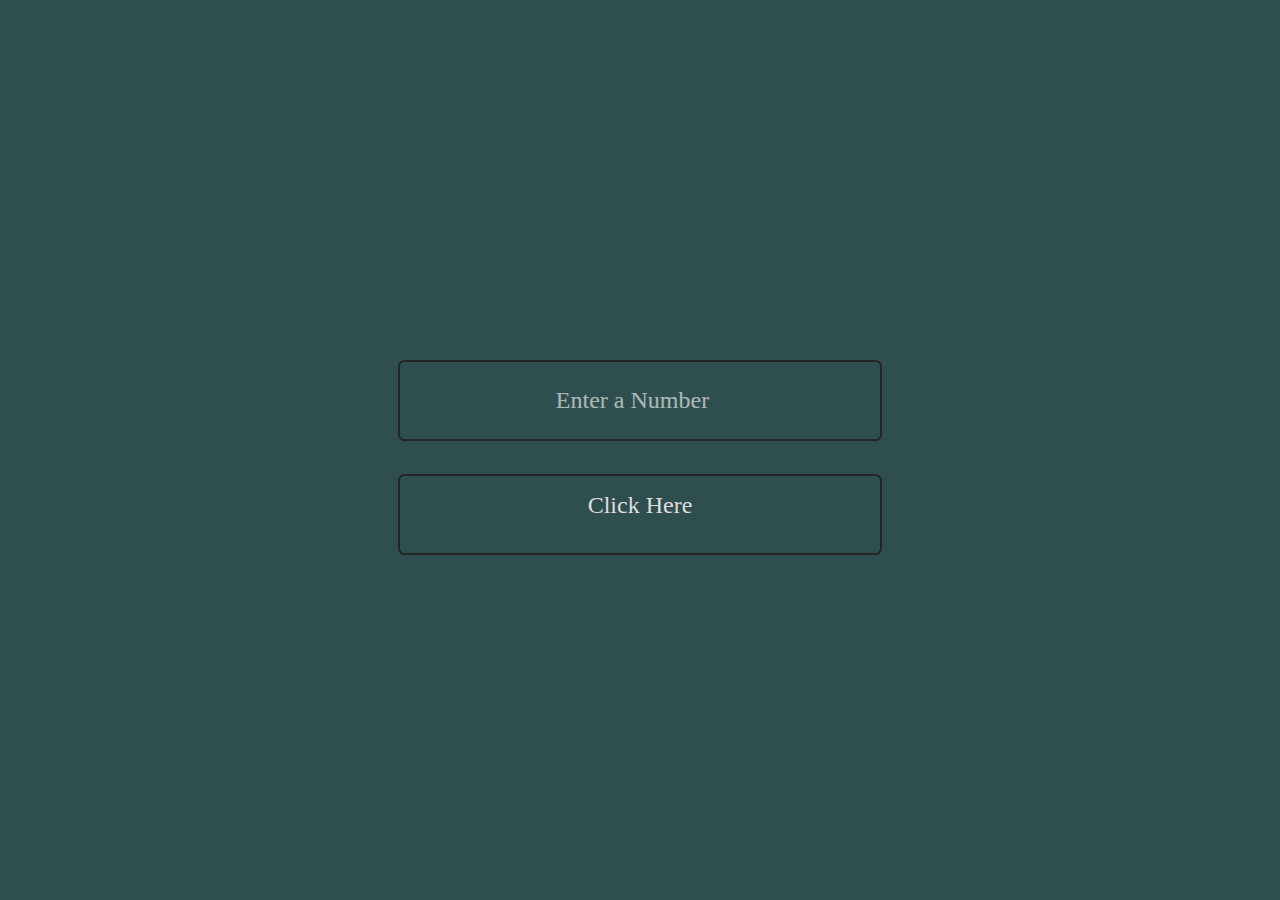
<file: bd/EvenOrOdd/index.html>
<!DOCTYPE html>
<html lang="en">
<head>
    <meta charset="UTF-8">
    <meta name="viewport" content="width=device-width, initial-scale=1.0">
    <title>Document</title>
    <link rel="stylesheet" href="./style.css">
</head>
<body>
  
        <input type="number" class="input" placeholder="Enter a Number">
    <p class="answer">Click Here</p>

    <script src="./app.js"></script>
</body>
</html>
</file>
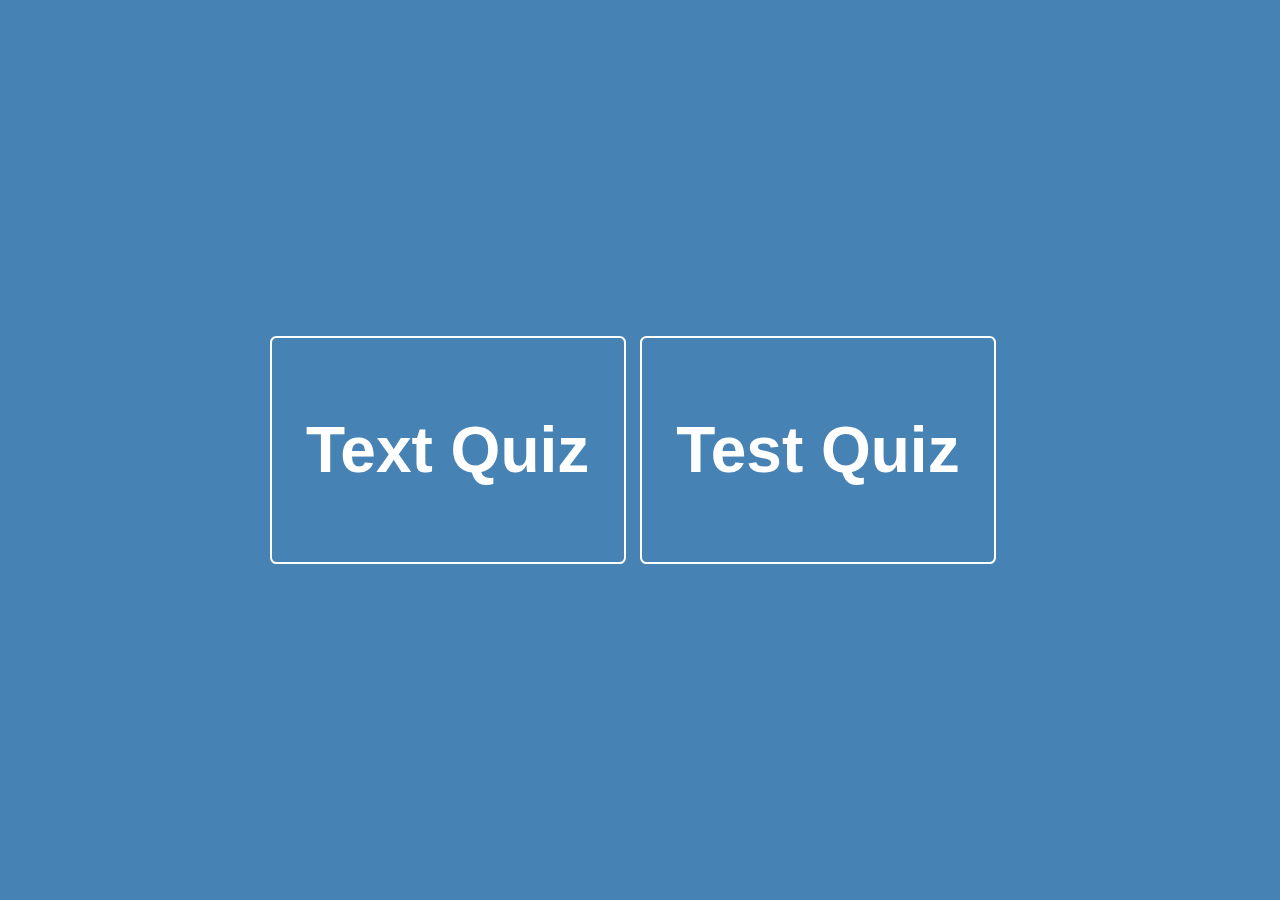
<file: bd/QuizAPP/index.html>
<!DOCTYPE html>
<html lang="en">
  <head>
    <meta charset="UTF-8" />
    <meta name="viewport" content="width=device-width, initial-scale=1.0" />
    <title>QuizAPP</title>
    <link rel="stylesheet" href="./style.css" />
  </head>
  <body>
    <button class="textQuiz"><a href="./textquiz.html">Text Quiz</a></button>
    <button class="TestQuiz"><a href="./testquiz.html">Test Quiz</a></button>
  </body>
</html>
</file>
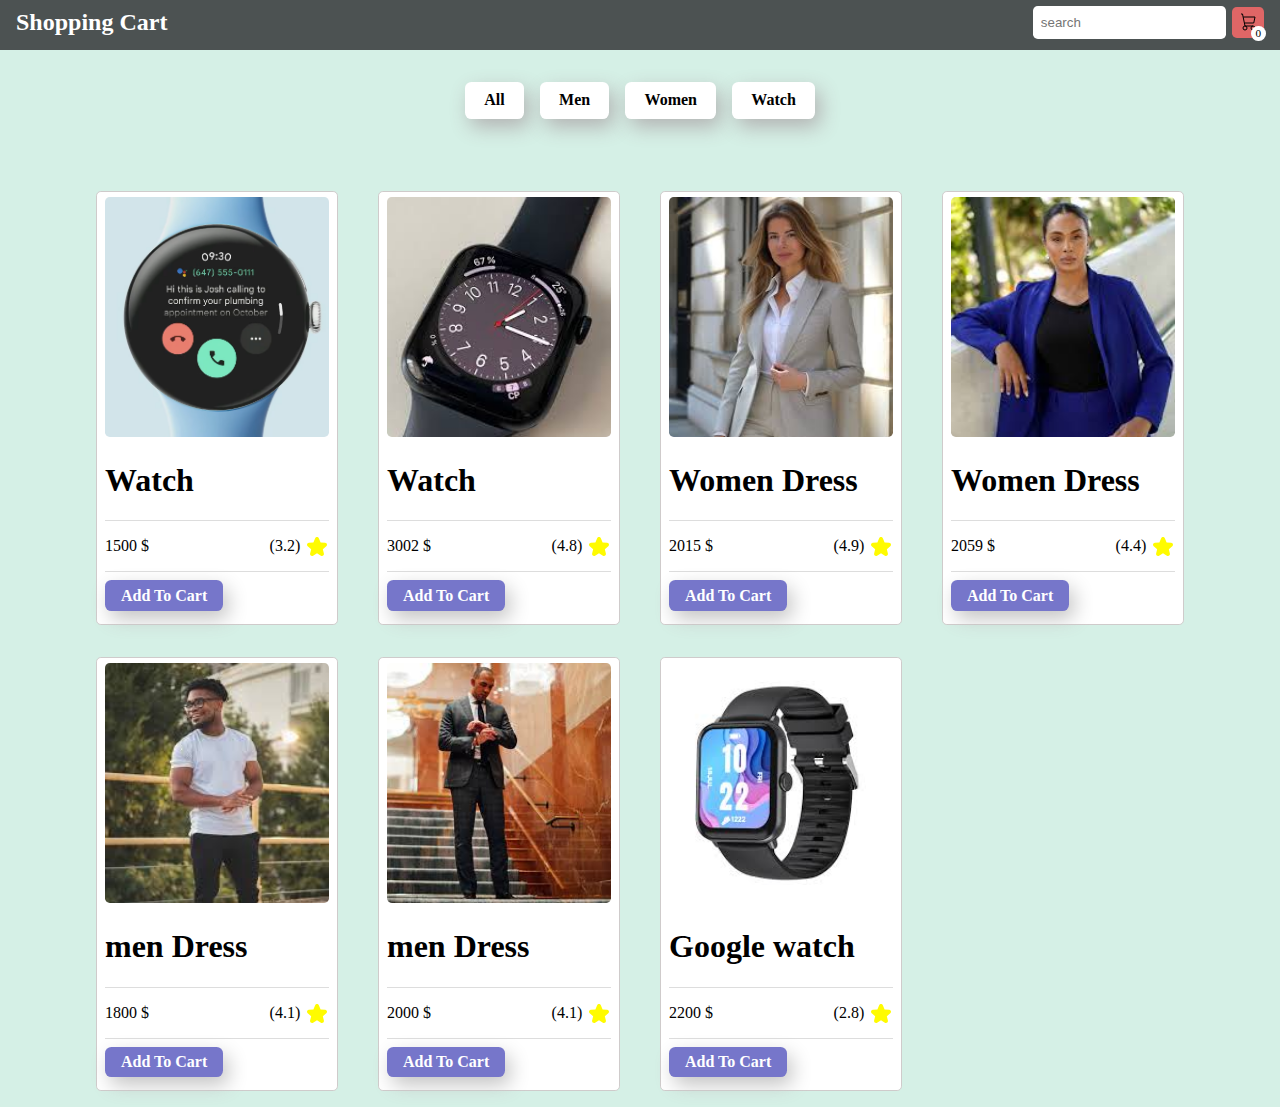
<file: bd/shopping/index.html>
<!DOCTYPE html>
<html lang="en">
  <head>
    <meta charset="UTF-8" />
    <meta name="viewport" content="width=device-width, initial-scale=1.0" />
    <title>Document</title>
    <link rel="stylesheet" href="./style.css" />
  </head>
  <body>
    <nav class="navbar">
      <h2><a href="./index.html">Shopping Cart</a></h2>

      <div class="searching">
        <input type="text" class="search" placeholder="search" />
        <a class="cart" href="./cart/cart.html">
          <span class="count">0</span>
          <svg
            className="w-6 h-6 text-gray-800 dark:text-white"
            aria-hidden="true"
            xmlns="http://www.w3.org/2000/svg"
            width="24"
            height="24"
            fill="none"
            viewBox="0 0 24 24"
          >
            <path
              stroke="currentColor"
              strokeLinecap="round"
              strokeLinejoin="round"
              strokeWidth="2"
              d="M5 4h1.5L9 16m0 0h8m-8 0a2 2 0 1 0 0 4 2 2 0 0 0 0-4Zm8 0a2 2 0 1 0 0 4 2 2 0 0 0 0-4Zm-8.5-3h9.25L19 7H7.312"
            />
          </svg>
        </a>
      </div>
    </nav>
    <section>
      <div class="hero">
        <button class="herobutton">All</button>
        <button class="herobutton">Men</button>
        <button class="herobutton">Women</button>
        <button class="herobutton">Watch</button>
      </div>
    </section>
    <div class="container">
      <div class="carts" id="show">
        <article class="card Watch" id="1">
          <img src="./images/watch.png" alt="load failed" class="mg" />

          <h1 class="title">Watch</h1>
          <div class="info">
            <p class="price">1500 $</p>
            <div class="rating">
              <span class="rate">(3.2)</span>
              <svg
                class="w-6 h-6 text-gray-800 dark:text-white color"
                aria-hidden="true"
                xmlns="http://www.w3.org/2000/svg"
                width="24"
                height="24"
                fill="currentColor"
                viewBox="0 0 24 24"
              >
                <path
                  d="M13.849 4.22c-.684-1.626-3.014-1.626-3.698 0L8.397 8.387l-4.552.361c-1.775.14-2.495 2.331-1.142 3.477l3.468 2.937-1.06 4.392c-.413 1.713 1.472 3.067 2.992 2.149L12 19.35l3.897 2.354c1.52.918 3.405-.436 2.992-2.15l-1.06-4.39 3.468-2.938c1.353-1.146.633-3.336-1.142-3.477l-4.552-.36-1.754-4.17Z"
                />
              </svg>
            </div>
          </div>
          <button class="addtocart">Add To Cart</button>
        </article>
        <article class="card Watch" id="2">
          <img src="./images/watch2.jfif" alt="load failed" class="mg" />

          <h1 class="title">Watch</h1>
          <div class="info">
            <p class="price">3002 $</p>
            <div class="rating">
              <span class="rate">(4.8)</span>
              <svg
                class="w-6 h-6 text-gray-800 dark:text-white color"
                aria-hidden="true"
                xmlns="http://www.w3.org/2000/svg"
                width="24"
                height="24"
                fill="currentColor"
                viewBox="0 0 24 24"
              >
                <path
                  d="M13.849 4.22c-.684-1.626-3.014-1.626-3.698 0L8.397 8.387l-4.552.361c-1.775.14-2.495 2.331-1.142 3.477l3.468 2.937-1.06 4.392c-.413 1.713 1.472 3.067 2.992 2.149L12 19.35l3.897 2.354c1.52.918 3.405-.436 2.992-2.15l-1.06-4.39 3.468-2.938c1.353-1.146.633-3.336-1.142-3.477l-4.552-.36-1.754-4.17Z"
                />
              </svg>
            </div>
          </div>
          <button class="addtocart">Add To Cart</button>
        </article>
        <article class="card women" id="3">
          <img src="./images/download (1).jfif" alt="load failed" class="mg" />

          <h1 class="title">Women Dress</h1>
          <div class="info">
            <p class="price">2015 $</p>
            <div class="rating">
              <span class="rate">(4.9)</span>
              <svg
                class="w-6 h-6 text-gray-800 dark:text-white color"
                aria-hidden="true"
                xmlns="http://www.w3.org/2000/svg"
                width="24"
                height="24"
                fill="currentColor"
                viewBox="0 0 24 24"
              >
                <path
                  d="M13.849 4.22c-.684-1.626-3.014-1.626-3.698 0L8.397 8.387l-4.552.361c-1.775.14-2.495 2.331-1.142 3.477l3.468 2.937-1.06 4.392c-.413 1.713 1.472 3.067 2.992 2.149L12 19.35l3.897 2.354c1.52.918 3.405-.436 2.992-2.15l-1.06-4.39 3.468-2.938c1.353-1.146.633-3.336-1.142-3.477l-4.552-.36-1.754-4.17Z"
                />
              </svg>
            </div>
          </div>
          <button class="addtocart">Add To Cart</button>
        </article>
        <article class="card women" id="4">
          <img src="./images/download.jfif" alt="load failed" class="mg" />

          <h1 class="title">Women Dress</h1>
          <div class="info">
            <p class="price">2059 $</p>
            <div class="rating">
              <span class="rate">(4.4)</span>
              <svg
                class="w-6 h-6 text-gray-800 dark:text-white color"
                aria-hidden="true"
                xmlns="http://www.w3.org/2000/svg"
                width="24"
                height="24"
                fill="currentColor"
                viewBox="0 0 24 24"
              >
                <path
                  d="M13.849 4.22c-.684-1.626-3.014-1.626-3.698 0L8.397 8.387l-4.552.361c-1.775.14-2.495 2.331-1.142 3.477l3.468 2.937-1.06 4.392c-.413 1.713 1.472 3.067 2.992 2.149L12 19.35l3.897 2.354c1.52.918 3.405-.436 2.992-2.15l-1.06-4.39 3.468-2.938c1.353-1.146.633-3.336-1.142-3.477l-4.552-.36-1.754-4.17Z"
                />
              </svg>
            </div>
          </div>
          <button class="addtocart">Add To Cart</button>
        </article>
        <article class="card men" id="5">
          <img src="./images/images (1).jfif" alt="load failed" class="mg" />

          <h1 class="title">men Dress</h1>
          <div class="info">
            <p class="price">1800 $</p>
            <div class="rating">
              <span class="rate">(4.1)</span>
              <svg
                class="w-6 h-6 text-gray-800 dark:text-white color"
                aria-hidden="true"
                xmlns="http://www.w3.org/2000/svg"
                width="24"
                height="24"
                fill="currentColor"
                viewBox="0 0 24 24"
              >
                <path
                  d="M13.849 4.22c-.684-1.626-3.014-1.626-3.698 0L8.397 8.387l-4.552.361c-1.775.14-2.495 2.331-1.142 3.477l3.468 2.937-1.06 4.392c-.413 1.713 1.472 3.067 2.992 2.149L12 19.35l3.897 2.354c1.52.918 3.405-.436 2.992-2.15l-1.06-4.39 3.468-2.938c1.353-1.146.633-3.336-1.142-3.477l-4.552-.36-1.754-4.17Z"
                />
              </svg>
            </div>
          </div>
          <button class="addtocart">Add To Cart</button>
        </article>
        <article class="card men" id="6">
          <img src="./images/men2.jfif" alt="load failed" class="mg" />
          <h1 class="title">men Dress</h1>
          <div class="info">
            <p class="price">2000 $</p>
            <div class="rating">
              <span class="rate">(4.1)</span>
              <svg
                class="w-6 h-6 text-gray-800 dark:text-white color"
                aria-hidden="true"
                xmlns="http://www.w3.org/2000/svg"
                width="24"
                height="24"
                fill="currentColor"
                viewBox="0 0 24 24"
              >
                <path
                  d="M13.849 4.22c-.684-1.626-3.014-1.626-3.698 0L8.397 8.387l-4.552.361c-1.775.14-2.495 2.331-1.142 3.477l3.468 2.937-1.06 4.392c-.413 1.713 1.472 3.067 2.992 2.149L12 19.35l3.897 2.354c1.52.918 3.405-.436 2.992-2.15l-1.06-4.39 3.468-2.938c1.353-1.146.633-3.336-1.142-3.477l-4.552-.36-1.754-4.17Z"
                />
              </svg>
            </div>
          </div>
          <button class="addtocart">Add To Cart</button>
        </article>
        <article class="card Watch" id="7">
          <img src="./images/watch3.jfif" alt="load failed" class="mg" />

          <h1 class="title">Google watch</h1>
          <div class="info">
            <p class="price">2200 $</p>
            <div class="rating">
              <span class="rate">(2.8)</span>
              <svg
                class="w-6 h-6 text-gray-800 dark:text-white color"
                aria-hidden="true"
                xmlns="http://www.w3.org/2000/svg"
                width="24"
                height="24"
                fill="currentColor"
                viewBox="0 0 24 24"
              >
                <path
                  d="M13.849 4.22c-.684-1.626-3.014-1.626-3.698 0L8.397 8.387l-4.552.361c-1.775.14-2.495 2.331-1.142 3.477l3.468 2.937-1.06 4.392c-.413 1.713 1.472 3.067 2.992 2.149L12 19.35l3.897 2.354c1.52.918 3.405-.436 2.992-2.15l-1.06-4.39 3.468-2.938c1.353-1.146.633-3.336-1.142-3.477l-4.552-.36-1.754-4.17Z"
                />
              </svg>
            </div>
          </div>
          <button class="addtocart">Add To Cart</button>
        </article>
      </div>
    </div>
    <script src="./app.js"></script>
  </body>
</html>
</file>
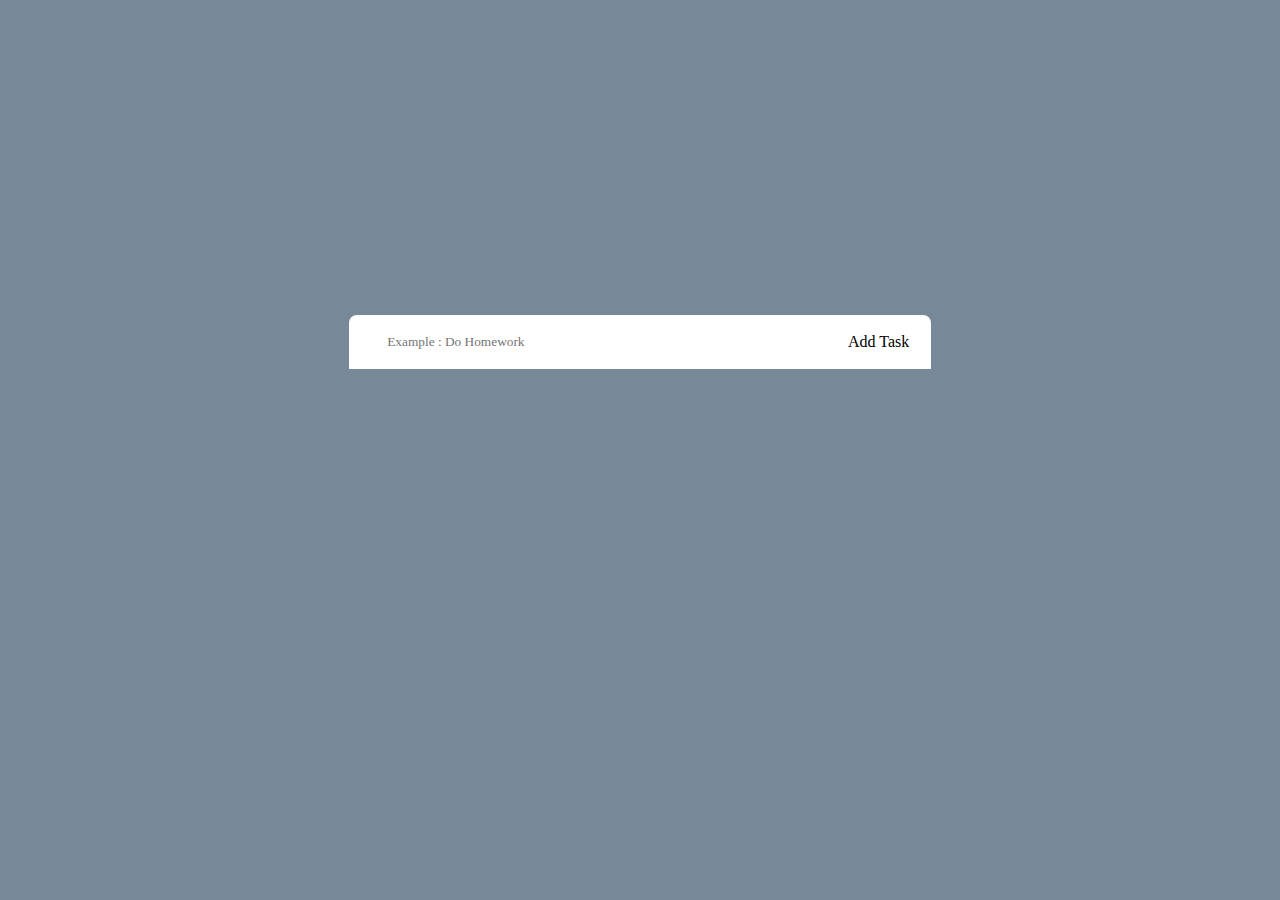
<file: bd/ToDoList/index.html>
<!DOCTYPE html>
<html lang="en">
  <head>
    <meta charset="UTF-8" />
    <meta name="viewport" content="width=device-width, initial-scale=1.0" />
    <title>Document</title>
    <link rel="stylesheet" href="./style.css" />
    <link
      rel="stylesheet"
      href="https://cdnjs.cloudflare.com/ajax/libs/font-awesome/6.6.0/css/all.min.css"
    />
  </head>
  <body>
   
    <div class="container">
      <div class="adding">
        <input
          type="text"
          class="taskinput"
          placeholder="Example : Do Homework"
        />
        <button class="button">Add Task</button>
      </div>
      <div class="tasks ">
        
      </div>
    </div>
    <script src="./index.js"></script>
  </body>
</html>
</file>
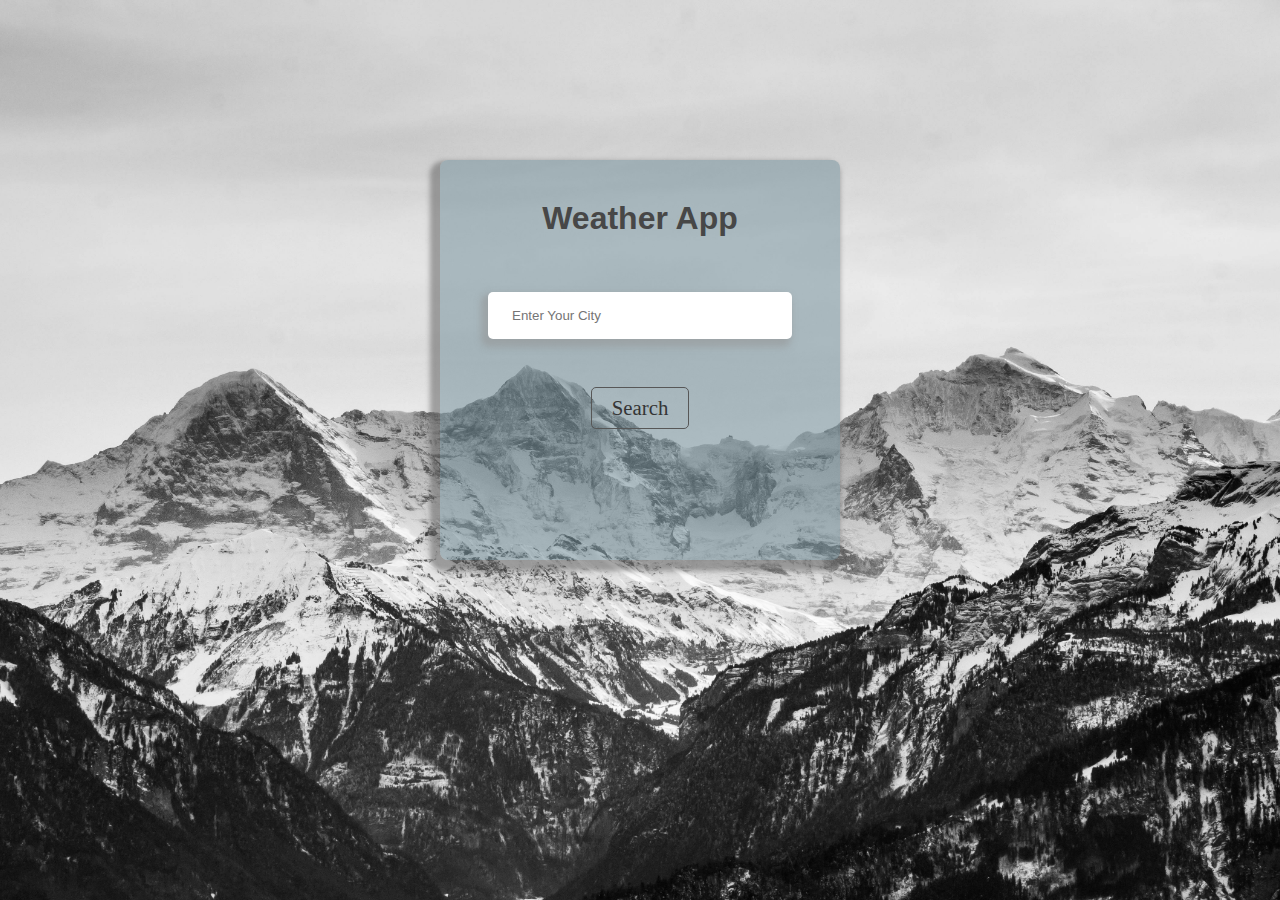
<file: bd/weatherapp/index.html>
<!DOCTYPE html>
<html lang="en">
  <head>
    <meta charset="UTF-8" />
    <meta name="viewport" content="width=device-width, initial-scale=1.0" />
    <title>Document</title>
    <link rel="stylesheet" href="./style.css" />
  </head>

  <body>
    <img src="./photos/pexels-pixabay-355747.jpg" alt="" class="mainphoto" />
    <div class="container">
      <div class="searchbox">
        <h1>Weather App</h1>
        <input
          type="text"
          placeholder="Enter Your City"
          required
          class="input"
        />

        <button type="submit" class="submit">Search</button>
      </div>
      <div class="details"></div>
    </div>
    <script src="./api.js"></script>
  </body>
</html>
</file>
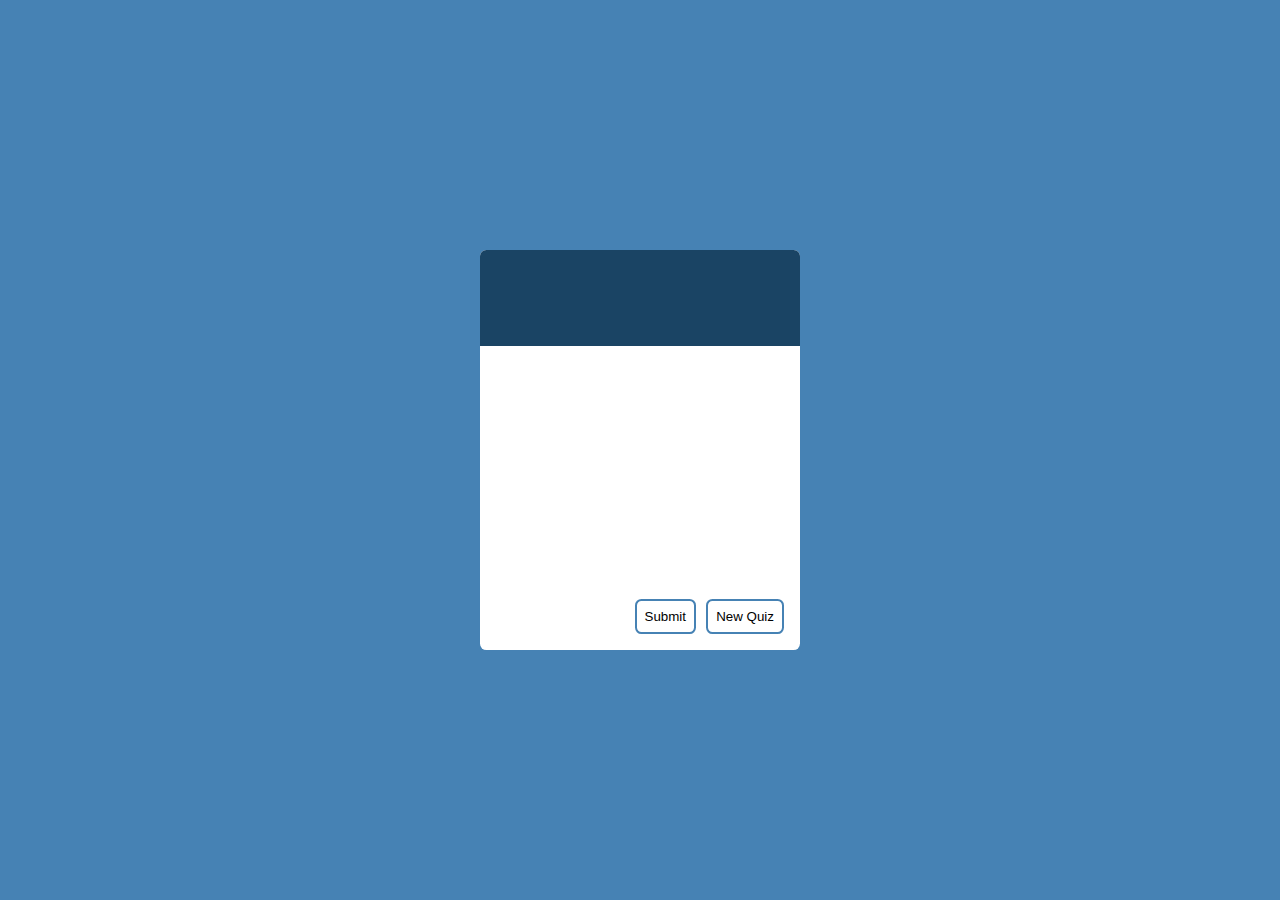
<file: bd/QuizAPP/testquiz.html>
<!DOCTYPE html>
<html lang="en">
  <head>
    <meta charset="UTF-8" />
    <meta name="viewport" content="width=device-width, initial-scale=1.0" />
    <title>Document</title>
    <link rel="stylesheet" href="./style.css" />
  </head>
  <body>
    <div class="container-test">
      <div class="quizquestion"></div>
      <div class="quizanswer">
        <form name="quizform">
          <div class="inputradio">
            <input class="quizinput" type="radio" name="quiz" />
            <span class="answer"></span>
          </div>
          <br />
          <div class="inputradio">
            <input class="quizinput" type="radio" name="quiz" />
            <span class="answer"></span>
          </div>
          <br />
          <div class="inputradio">
            <input class="quizinput" type="radio" name="quiz" />
            <span class="answer"></span>
          </div>
          <br />
          <div class="inputradio">
            <input class="quizinput" type="radio" name="quiz" />
            <span class="answer"></span>
          </div>
          <br />
        </form>
      </div>
      <button class="makeQuiz" id="makeQuiz">New Quiz</button>
      <button class="makeQuiz checkanswer">Submit</button>
      <div class="result"></div>
    </div>

    <script src="./app.js"></script>
  </body>
</html>
</file>
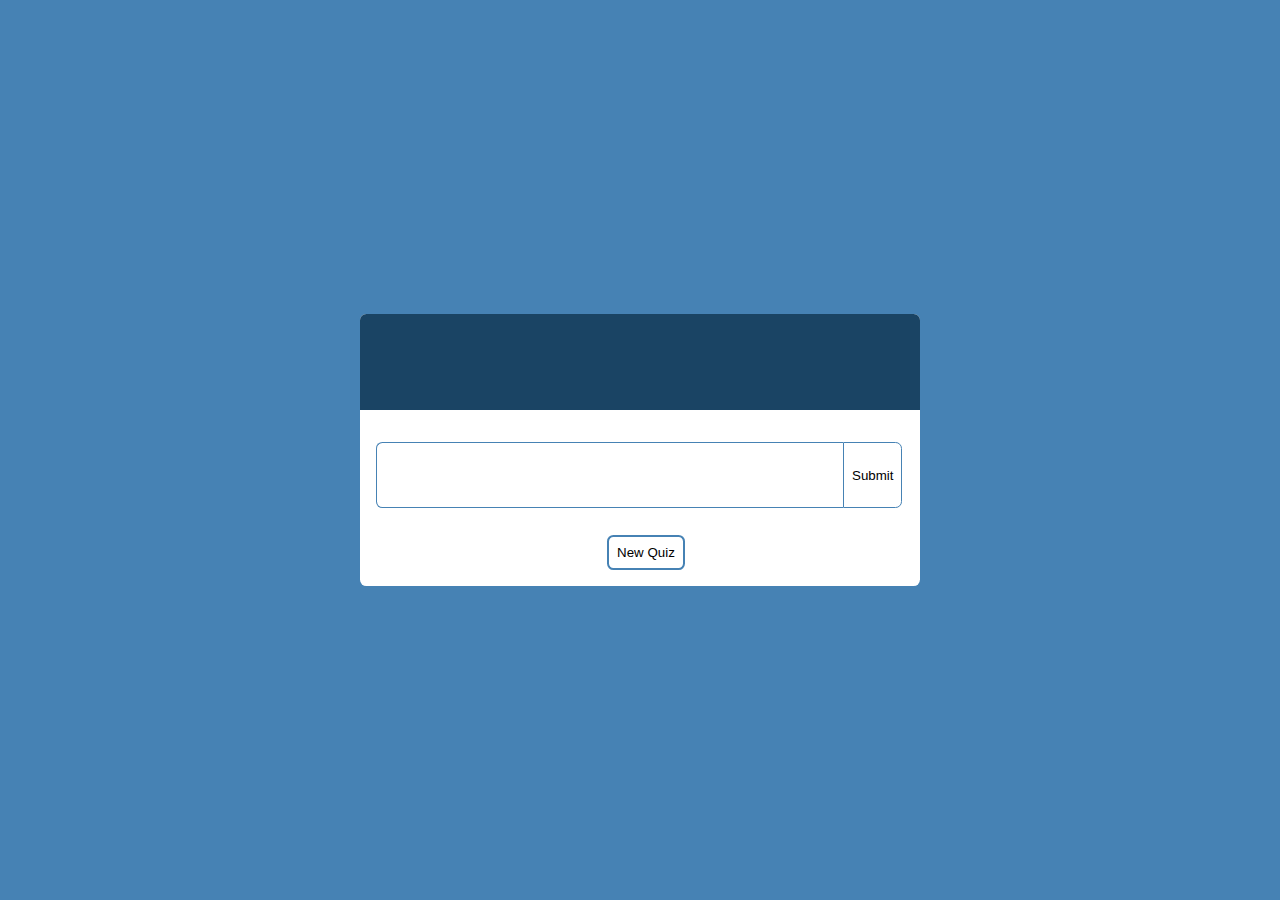
<file: bd/QuizAPP/textquiz.html>
<!DOCTYPE html>
<html lang="en">
  <head>
    <meta charset="UTF-8" />
    <meta name="viewport" content="width=device-width, initial-scale=1.0" />
    <title>Document</title>
    <link rel="stylesheet" href="./style.css" />
  </head>
  <body>
    <div class="container-text">
      <div class="quizquestion textquestion"></div>
      <div class="quizanswer text" id="text">
        <input type="text" class="textinput" />
        <button class="checkanswer" id="textsub">Submit</button>
      </div>
      <button class="makeQuiz newtextquiz" id="makeQuiz" type="button">
        New Quiz
      </button>
      <div class="result"></div>
    </div>
    <script src="./app.js"></script>
  </body>
</html>
</file>
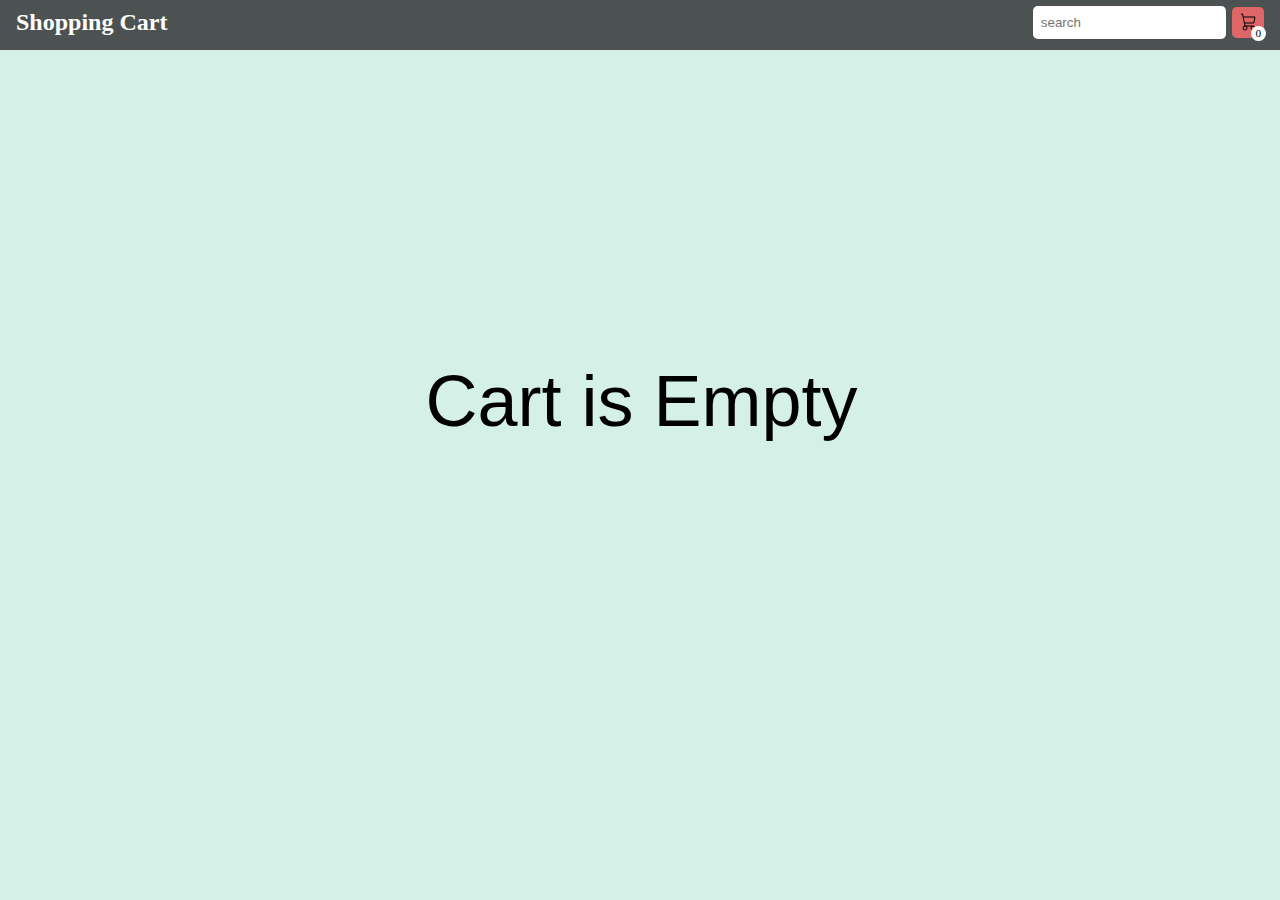
<file: bd/shopping/cart/cart.html>
<!DOCTYPE html>
<html lang="en">
  <head>
    <meta charset="UTF-8" />
    <meta name="viewport" content="width=device-width, initial-scale=1.0" />
    <title>Document</title>
    <link rel="stylesheet" href="../style.css" />
    <link rel="stylesheet" href="./cart.css" />
  </head>
  <body>
    <nav class="navbar">
      <h2><a href="../index.html">Shopping Cart</a></h2>
      <div class="searching">
        <input type="text" class="search" placeholder="search" />
        <a class="cart" href="./cart/cart.html">
          <span class="count">0</span>
          <svg
            className="w-6 h-6 text-gray-800 dark:text-white"
            aria-hidden="true"
            xmlns="http://www.w3.org/2000/svg"
            width="24"
            height="24"
            fill="none"
            viewBox="0 0 24 24"
          >
            <path
              stroke="currentColor"
              strokeLinecap="round"
              strokeLinejoin="round"
              strokeWidth="2"
              d="M5 4h1.5L9 16m0 0h8m-8 0a2 2 0 1 0 0 4 2 2 0 0 0 0-4Zm8 0a2 2 0 1 0 0 4 2 2 0 0 0 0-4Zm-8.5-3h9.25L19 7H7.312"
            />
          </svg>
        </a>
      </div>
    </nav>
    <div class="Emptycart">Cart is Empty</div>
    <div class="carts" id="show"></div>
    <script src="./cart.js"></script>
  </body>
</html>
</file>
<file: bd/EvenOrOdd/style.css>
body {
  background-color: darkslategrey;
  display: flex;
  justify-content: center;
  align-items: center;
}
.input {
  all: unset;
  font-size: 1.5rem;
  text-align: center;
  border: 2px solid rgb(37, 37, 37);
  position: absolute;
  top: 40%;
  border-radius: 0.4rem;
  width: 35%;
  height: 5%;
  padding: 1rem;
  color: white;
}

.input::placeholder {
  color: white;
  opacity: 0.6;
}
.answer {
  font-size: 1.5rem;
  position: absolute;
  top: 50%;
  border: 2px solid rgb(37, 37, 37);
  width: 35%;
  height: 5%;
  padding: 1rem;
  border-radius: 0.4rem;
  color: rgb(221, 221, 221);
  text-align: center;
}
</file>
<file: bd/QuizAPP/style.css>
body {
  background-color: steelblue;
  display: flex;
  justify-content: center;
  align-items: center;
  height: 100vh;
  margin: 0;
}
.TestQuiz,
.textQuiz {
  all: unset;
  padding: 1rem;
  width: 20rem;
  height: 12rem;
  text-align: center;
  font-size: 4rem;
  color: white;
  font-family: Arial, Helvetica, sans-serif;
  font-weight: bold;
  margin-right: 0.9rem;
  border: 2px solid white;
  cursor: pointer;
  border-radius: 0.4rem;
}
.TestQuiz a,
.textQuiz a {
  text-decoration: none;
  color: white;
}
.TestQuiz:hover,
.textQuiz:hover {
  background-color: white;
  border-color: steelblue;
  color: steelblue;
  transition: 0.4s;
  scale: 1.05;
}
.TestQuiz:hover a,
.textQuiz:hover a {
  color: steelblue;
}
.container-test {
  flex-direction: column;
  position: relative;
  background-color: white;
  width: 20rem;
  height: 25rem;
  border-radius: 0.4rem;
}
.container-text {
  flex-direction: column;
  position: relative;
  background-color: white;
  width: 35rem;
  height: 17rem;
  border-radius: 0.4rem;
}
.makeQuiz {
  cursor: pointer;
  position: absolute;
  font-family: Arial, Helvetica, sans-serif;
  bottom: 1rem;
  right: 1rem;
  border: 2px solid steelblue;
  border-radius: 0.4rem;
  padding: 0.5rem;
  background-color: white;
}
.makeQuiz:hover {
  scale: 1.06;
  transition: 0.4s;
}
.checkanswer {
  bottom: 1rem;
  right: 6.5rem;
}
.quizquestion {
  position: absolute;
  width: 20rem;
  height: 6rem;
  font-family: Arial, Helvetica, sans-serif;
  font-size: 3.5rem ;
  color: white;
  display: flex;
  justify-content: center;
  align-items: center;
  border-radius: 0.4rem;
  border-bottom-left-radius: 0;
  border-bottom-right-radius: 0;
  background-color: rgb(26, 68, 100);
  top: 0;
}
.textquestion {
  width: 35rem;
}
.quizanswer {
  display: none;
  position: absolute;
  top: 7rem;
}

.quizanswer li {
  list-style: none;
  margin-bottom: 2rem;
  font-size: 1.5rem;
}
.quizform {
  display: flex;
  flex-direction: column;
}
.quizinput {
  appearance: none;
  -webkit-appearance: none;
}

.quizinput[type="radio"] {
  cursor: pointer;
  height: 1.2rem;
  width: 1.2rem;
  margin-right: 0.5rem;
  border: 2px solid steelblue;
  border-radius: 0.3rem;
}
.quizinput[type="radio"]:checked {
  background-color: rgb(17, 43, 63);
}

.inputradio {
  font-family: Arial, Helvetica, sans-serif;
  margin-bottom: 1.7rem;
  margin-left: 0.5rem;
  display: flex;
  justify-content: flex-start;
  align-items: center;
}
.result {
  position: absolute;
  bottom: 1.5rem;
  left: 0.6rem;
  font-family: Arial, Helvetica, sans-serif;
  font-size: 1rem;
  font-weight: bold;
}
#text {
  width: 155%;
  display: flex;
  padding: 1rem;
}
.textinput {
  outline: none;
  padding: 1rem;
  width: 50%;
  height: 2rem;
  border: 1px solid steelblue;
  border-right: 0;
  border-radius: 0.4rem;
  border-top-right-radius: 0;
  border-bottom-right-radius: 0;
}
#textsub {
  cursor: pointer;
  font-family: Arial, Helvetica, sans-serif;
  border: 1px solid steelblue;
  border-radius: 0.4rem;
  padding: 0.5rem;
  background-color: white;
  border-top-left-radius: 0;
  border-bottom-left-radius: 0;
}
.newtextquiz {
  right: 42%;
}
</file>
<file: bd/shopping/style.css>
body {
  margin: 0;
  background-color: rgb(213, 240, 230);
}
.navbar {
  background-color: rgb(76, 82, 82);
  height: 2.8rem;
  padding: 0rem 1rem 0.3rem;
  display: flex;
  justify-content: space-between;
  align-items: center;
}

h2 {
  margin: 0;
  color: white;
}
h2 a {
  all: unset;
  cursor: pointer;
}
.search {
  outline: none;
  border: none;
  border-radius: 0.3rem;
  padding: 0.55rem 0.5rem;
}
.cart {
  all: unset;
  cursor: pointer;
  border-radius: 0.3rem;
  border: none;
  background-color: rgb(223, 102, 102);
  padding: 0.243rem;
  display: flex;
  justify-content: center;
  align-items: center;
}
.count {
  display: flex;
  justify-content: center;
  align-items: center;
  font-size: 0.7rem;
  font-family: Georgia, "Times New Roman", Times, serif;
  text-align: center;
  background-color: white;
  width: 0.9rem;
  height: 0.95rem;
  border-radius: 50%;
  position: absolute;
  right: 0.9rem;
  top: 1.6rem;
}
.searching {
  display: flex;
  justify-content: center;
  align-items: center;
  gap: 0.4rem;
}
.hero {
  display: flex;
  justify-content: center;
  align-items: center;
  margin-top: 2rem;
  gap: 1rem;
}
.herobutton {
  all: unset;
  cursor: pointer;
  background-color: rgb(255, 255, 255);
  padding: 0.6rem 1.2rem;
  border-radius: 0.4rem;
  box-shadow: 5px 8px 20px rgb(179, 179, 179);
  font-weight: bold;
  font-family: "Times New Roman", Times, serif;
}
.herobutton:hover {
  scale: 1.1;
  transition: 0.2s;
}
.active {
  background-color: rgb(149, 149, 226);
  color: white;
}

.mg {
  border-radius: 0.3rem;
  width: 14rem;
  height: 15rem;
  object-fit: cover;
  object-position: top;
}
.container {
  padding: 0 5rem 1rem;
  padding-top: 4.5rem;
  display: flex;
  justify-content: center;
  align-items: center;
}
.info {
  display: flex;
  justify-content: space-between;
  align-items: center;
  border-bottom: 1px solid rgb(221, 221, 221);
  border-top: 1px solid rgb(221, 221, 221);
}
.rating {
  display: flex;
  justify-content: space-between;
  align-items: center;
  gap: 0.3rem;
}
.color {
  color: #fffb00;
}
.addtocart {
  all: unset;
  cursor: pointer;
  background-color: rgb(118, 118, 202);
  padding: 0.4rem 1rem;
  border-radius: 0.4rem;
  margin: 0.5rem 0;
  color: white;
  box-shadow: 5px 8px 20px rgb(196, 196, 196);
  font-weight: bold;
  font-family: "Times New Roman", Times, serif;
  position: relative;
}
.addtocart::before {
  content: "";
  position: absolute;
  left: 0%;
  border-radius: 0.4rem;
  background-color: rgb(255, 255, 255);
  opacity: 0;
  padding: 0.03rem 3.65rem;
  bottom: 0;
  transition: 0.5s;
}
.addtocart:hover::before {
  opacity: 0.4;
  padding: 1rem 3.71rem;
  transition: 0.5s;
}
.title {
  font-weight: bold;
}
.card {
  transition: 0.5s;
  background-color: white;
  padding: 0.3rem 0.5rem;
  width: 14rem;
  border: 1px solid rgb(207, 203, 203);
  border-radius: 0.3rem;
}

@media (max-width: 650px) {
  .hero {
    display: grid;
    grid-template-columns: 100px 100px;
  }
  .carts {
    display: grid;
    grid-template-columns: 1fr;
    grid-template-rows: 1fr;
    column-gap: 4rem;
    row-gap: 2rem;
  }
}
@media (min-width: 650px) {
  .carts {
    display: grid;
    grid-template-columns: 1fr 1fr;
    grid-template-rows: 1fr 1fr;
    column-gap: 2.5rem;
    row-gap: 2rem;
  }
}
@media (min-width: 950px) {
  .carts {
    display: grid;
    grid-template-columns: 1fr 1fr 1fr;
    column-gap: 2.5rem;
    row-gap: 2rem;
  }
}
@media (min-width: 1170px) {
  .carts {
    display: grid;
    grid-template-columns: 1fr 1fr 1fr 1fr;
    column-gap: 2.5rem;
    row-gap: 2rem;
  }
}
</file>
<file: bd/ToDoList/style.css>
:root {
  --main-color: cursive;
}
body {
  display: flex;
  align-items: center;
  justify-content: center;
  background-color: lightslategray;
}

.container {
  position: absolute;
  top: 35%;
  display: flex;
  justify-content: center;
  align-items: center;
  flex-direction: column;
}
.adding {
  display: flex;
  justify-content: center;
  align-items: center;
}
.taskinput {
  outline: none;
  border: none;
  border-radius: 0.5rem;
  border-top-right-radius: 0;
  border-bottom-right-radius: 0;
  border-bottom-left-radius: 0;
  padding: 0.2rem 0.5rem 0.2rem 2.4rem;
  width: 28.1rem;
  height: 3rem;
  font-family: var(--main-color);
}
.taskinput::placeholder {
  font-family: var(--main-color);
}
.button {
  all: unset;
  width: 5rem;
  cursor: pointer;
  background-color: white;
  height: 3rem;
  border-radius: 0.5rem;
  padding: 0.2rem;
  border-top-left-radius: 0;
  border-bottom-left-radius: 0;
  border-bottom-right-radius: 0;
  font-family: var(--main-color);
}
.button:hover {
  color: rgb(59, 57, 175);
}
p {
  position: relative;
  font-family: var(--main-color);
  color: rgb(59, 57, 175);
  margin: 0;
  border-top: 0.1rem solid rgb(134, 134, 172); 
  height: 2rem;
  padding: 0.6rem 2.4rem;
  background-color: white;
  text-align: left;
  display: flex;
  align-items: center;
}
.changepad {
  padding: 0.6rem 2rem !important;
}
.tasks {
  cursor: pointer;
  max-height: 300px;
  overflow-x: hidden !important;
  width: 36.4rem;
}
.checked {
  background-color: rgb(218, 218, 218);
  text-decoration: line-through;
}
.checked::after {
  content: "";
  position: absolute;
  left: 3%;
  bottom: 39%;
  width: 0.35rem;
  height: 0.85rem;
  border: 1px solid rgb(0, 0, 0);
  border-left: none;
  border-top: none;
  transform: rotateZ(45deg);
}
.fa-solid {
  position: absolute;
  right: 0.8rem;
  color: red;
  cursor: pointer;
}
@media (max-width: 700px) {
  .adding {
    width: 60.6%;
  }
  .tasks {
    width: 60.6%;
  }
  .button {
    width: 15rem;
  }
}
</file>
<file: bd/weatherapp/style.css>
body {
  margin: 0;
  overflow: hidden;
}

.mainphoto {
  position: absolute;
  width: 100vw;
  height: 100vh;
  object-fit: cover;
}

.searchbox {
  display: flex;
  flex-direction: column;
  justify-content: center;
  align-items: center;
  gap: 3rem;
  margin: auto;
  position: relative;
  top: 10rem;
  width: 25rem;
  height: 25rem;
  padding-bottom: 0;
  background-color: rgba(109, 139, 151, 0.5);
  border-radius: 8px;
  box-shadow: -5px 6px 5px 5px rgba(88, 88, 88, 0.5);
  transition: 0.5s;
}

.input {
  padding: 1rem 1.5rem;
  width: 16rem;
  outline: none;
  border: none;
  border-radius: 5px;
  box-shadow: -4px 5px 6px 3px rgba(145, 145, 145, 0.5);
}

.submit {
  all: unset;
  font-family: "Times New Roman", Times, serif;
  cursor: pointer;
  width: 6rem;
  height: 2.5rem;
  border: 1px solid rgb(87, 87, 87);
  border-radius: 5px;
  text-align: center;
  color: rgb(53, 53, 53);
  transition: 0.5s;
  font-size: 1.3rem;
}
.container {
  display: flex;
  flex-direction: column;
  justify-content: center;
  align-items: center;
}

.submit:hover {
  color: white;
  background-color: rgb(84, 104, 112);
  border-color: white;
  scale: 1.07;
}

.red {
  color: rgb(255, 255, 255);
  font-family: "Gill Sans", "Gill Sans MT", Calibri, "Trebuchet MS", sans-serif;
  font-size: 1rem;
  padding: 1rem;
  background-color: rgb(134, 29, 29);
  border-radius: 5px;
}

.off {
  opacity: 0;
  transition: 3s;
}

.details {
  list-style-type: none;
  display: flex;
  flex-direction: column;
  justify-content: center;
  align-items: center;
  position: relative;
  text-align: center;
  top: 3rem;
  color: rgb(19, 19, 19);
  font-size: 1.5rem;
  font-weight: bold;
}

h1 {
  margin: 0;
  position: absolute;
  top: 10%;
  font-family: Arial, Helvetica, sans-serif;
  color: rgb(71, 71, 71);
}
</file>
<file: bd/shopping/cart/cart.css>
.carts {
  display: flex;
  justify-content: center;
  align-items: center;
  margin: auto;
  position: absolute;
  top: 20%;
  left: 5%;
  height: 50vh;
}
@media (max-width: 650px) {
  .carts {
    display: grid;
    grid-template-columns: 1fr;
    grid-template-rows: 1fr;
    column-gap: 4rem;
    row-gap: 2rem;
  }
}
@media (min-width: 650px) {
  .carts {
    display: grid;
    grid-template-columns: 1fr 1fr;
    grid-template-rows: 1fr 1fr;
    column-gap: 2.5rem;
    row-gap: 2rem;
  }
}
@media (min-width: 950px) {
  .carts {
    display: grid;
    grid-template-columns: 1fr 1fr 1fr;
    column-gap: 2.5rem;
    row-gap: 2rem;
  }
}
@media (min-width: 1170px) {
  .carts {
    display: grid;
    grid-template-columns: 1fr 1fr 1fr 1fr;
    column-gap: 2.5rem;
    row-gap: 2rem;
  }
}
.Emptycart {
  display: none;
  font-family: "Lucida Sans", "Lucida Sans Regular", "Lucida Grande",
    "Lucida Sans Unicode", Geneva, Verdana, sans-serif;
  font-size: 4.5rem;
  position: absolute;
  top: 40%;
  right: 33%;
}
</file>
